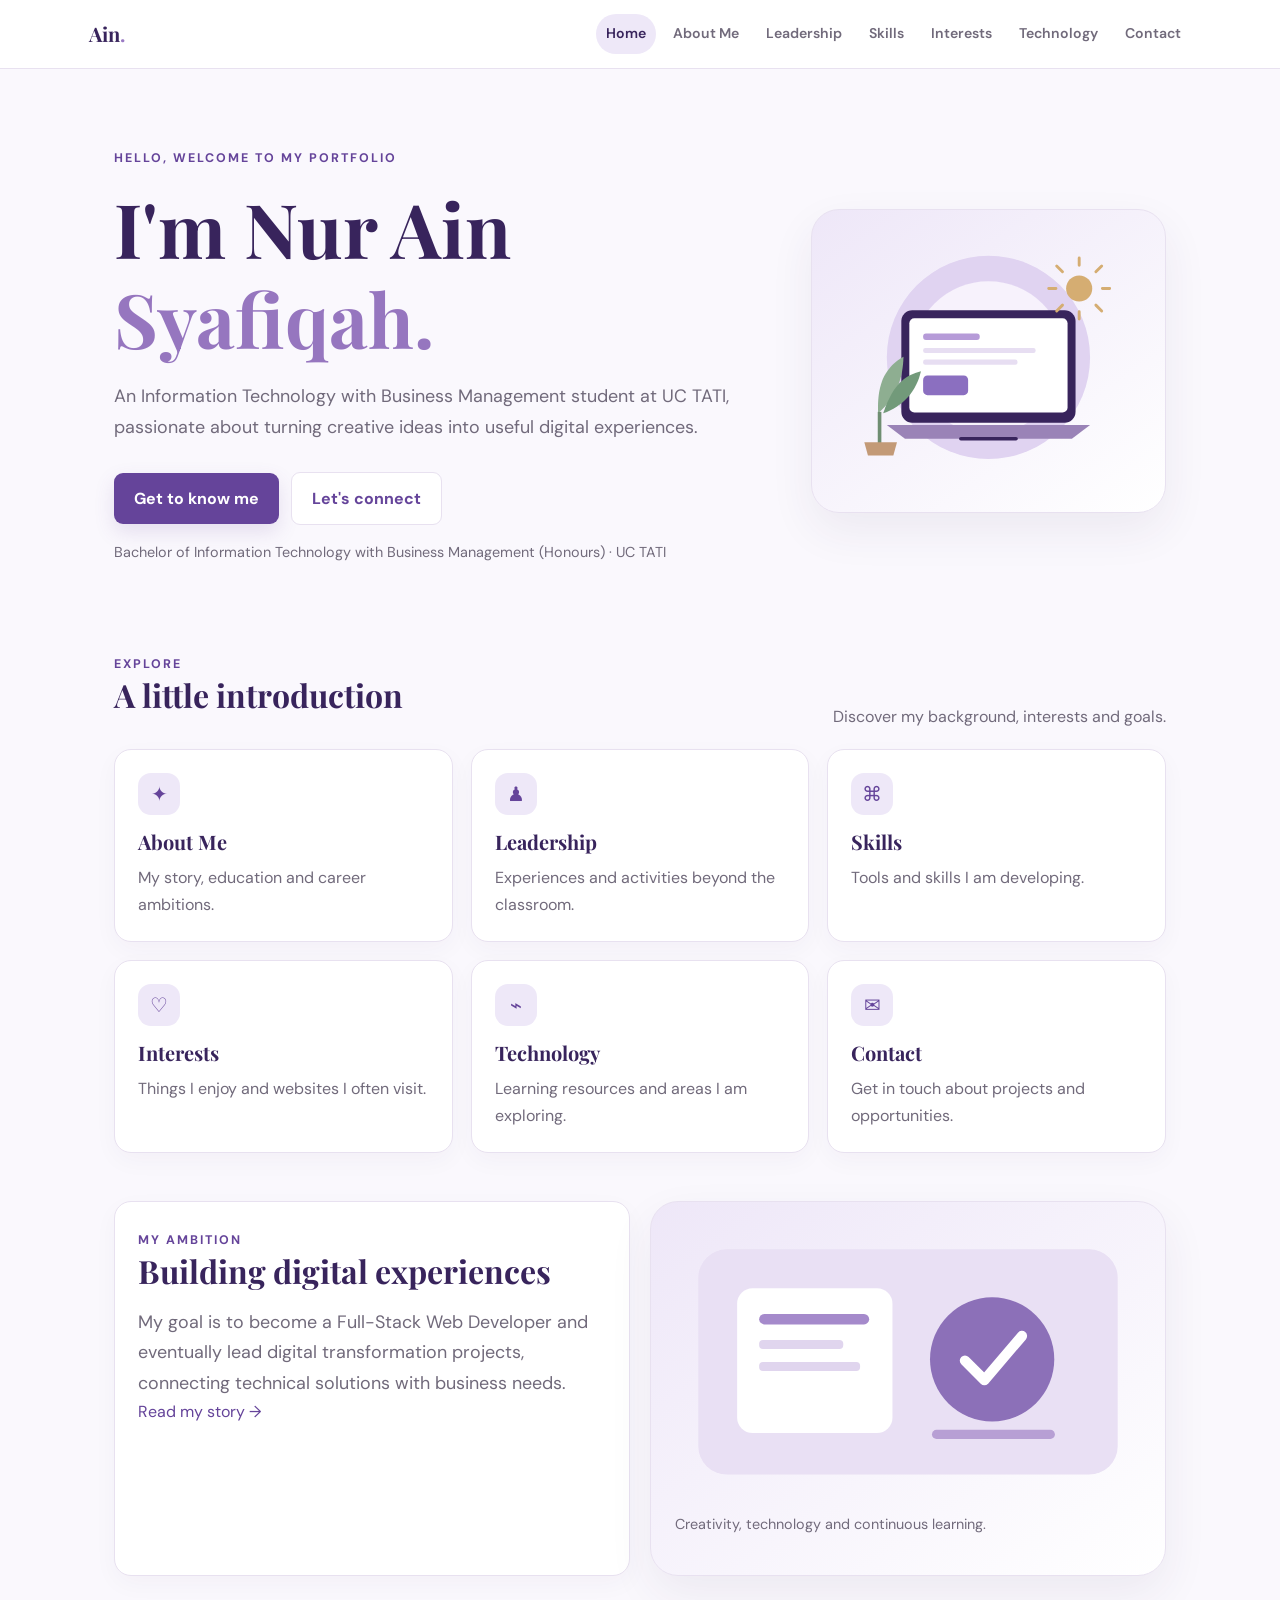
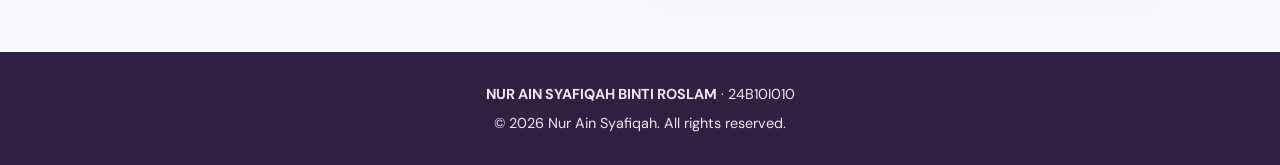
<file: index.html>
<!DOCTYPE html>
<html lang="en">

<head>
    <meta charset="UTF-8">
    <meta name="viewport" content="width=device-width, initial-scale=1.0">
    <meta name="description" content="Personal portfolio of Nur Ain Syafiqah binti Roslam.">
    <title>Home Page of Nur Ain Syafiqah</title>
    <link rel="stylesheet" href="style.css">
</head>

<body>
    <header>
        <div class="nav-wrap">
            <a class="brand" href="index.html">Ain<span style="color:#9a7ac4">.</span></a>
            <nav aria-label="Main navigation">
                <a href="index.html" class="active">Home</a>
                <a href="about.html">About Me</a>
                <a href="leadership.html">Leadership</a>
                <a href="skills.html">Skills</a>
                <a href="interests.html">Interests</a>
                <a href="technology.html">Technology</a>
                <a href="contact.html">Contact</a>
            </nav>
        </div>
    </header>

    <main>
        <section class="hero">
            <div>
                <span class="eyebrow">Hello, welcome to my portfolio</span>
                <h1>I'm Nur Ain<br><span style="color:#9676bf">Syafiqah.</span></h1>
                <p class="lead">An Information Technology with Business Management student at UC TATI, passionate about turning creative ideas into useful digital experiences.</p>
                <a class="btn" href="about.html">Get to know me</a>
                <a class="btn secondary" href="contact.html">Let's connect</a>
                <p class="small-note">Bachelor of Information Technology with Business Management (Honours) · UC TATI</p>
            </div>

            <div class="hero-art" role="img" aria-label="Decorative illustration of a laptop, plant and creative workspace">
                <svg viewBox="0 0 420 350" xmlns="http://www.w3.org/2000/svg">
                    <circle cx="210" cy="170" r="140" fill="#e0d3f1"/>
                    <circle cx="210" cy="170" r="105" fill="#f7f2fc"/>
                    <rect x="90" y="105" width="240" height="155" rx="15" fill="#38245c"/>
                    <rect x="101" y="116" width="218" height="130" rx="7" fill="#fff"/>
                    <rect x="120" y="137" width="78" height="9" rx="4" fill="#b69bd8"/>
                    <rect x="120" y="157" width="155" height="7" rx="3" fill="#e7def2"/>
                    <rect x="120" y="173" width="130" height="7" rx="3" fill="#e7def2"/>
                    <rect x="120" y="195" width="62" height="27" rx="6" fill="#8b6fc0"/>
                    <path d="M70 263h280l-25 19H95z" fill="#9a83b7"/>
                    <path d="M172 282h76" stroke="#38245c" stroke-width="5" stroke-linecap="round"/>
                    <path d="M58 247c-2-44 12-65 35-78-1 28-8 54-35 78" fill="#8eae91"/>
                    <path d="M65 247c15-45 34-53 52-58-6 27-24 48-52 58" fill="#729a7a"/>
                    <path d="M60 245v43" stroke="#6f8e72" stroke-width="5"/>
                    <path d="M39 287h45l-5 18H44z" fill="#c39a77"/>
                    <circle cx="335" cy="75" r="18" fill="#d5ad72"/>
                    <path d="M335 43v-10m0 84v-10m32-32h10m-84 0h10m55-23 8-8m-62 62 8-8m46 0 8 8m-62-62 8 8" stroke="#d5ad72" stroke-width="4" stroke-linecap="round"/>
                </svg>
            </div>
        </section>

        <section class="section">
            <div class="section-head">
                <div>
                    <span class="eyebrow">Explore</span>
                    <h2>A little introduction</h2>
                </div>
                <p>Discover my background, interests and goals.</p>
            </div>

            <div class="grid">
                <a class="card" href="about.html">
                    <div class="icon">✦</div>
                    <h3>About Me</h3>
                    <p>My story, education and career ambitions.</p>
                </a>

                <a class="card" href="leadership.html">
                    <div class="icon">♟</div>
                    <h3>Leadership</h3>
                    <p>Experiences and activities beyond the classroom.</p>
                </a>

                <a class="card" href="skills.html">
                    <div class="icon">⌘</div>
                    <h3>Skills</h3>
                    <p>Tools and skills I am developing.</p>
                </a>

                <a class="card" href="interests.html">
                    <div class="icon">♡</div>
                    <h3>Interests</h3>
                    <p>Things I enjoy and websites I often visit.</p>
                </a>

                <a class="card" href="technology.html">
                    <div class="icon">⌁</div>
                    <h3>Technology</h3>
                    <p>Learning resources and areas I am exploring.</p>
                </a>

                <a class="card" href="contact.html">
                    <div class="icon">✉</div>
                    <h3>Contact</h3>
                    <p>Get in touch about projects and opportunities.</p>
                </a>
            </div>
        </section>

        <section class="section two-col">
            <div class="card">
                <span class="eyebrow">My ambition</span>
                <h2>Building digital experiences</h2>
                <p class="lead">My goal is to become a Full-Stack Web Developer and eventually lead digital transformation projects, connecting technical solutions with business needs.</p>
                <a href="about.html">Read my story →</a>
            </div>

            <div class="hero-art">
                <svg viewBox="0 0 360 210" role="img" aria-label="Decorative abstract design illustration">
                    <rect x="18" y="18" width="324" height="174" rx="22" fill="#e9e0f4"/>
                    <rect x="48" y="48" width="120" height="112" rx="12" fill="#fff"/>
                    <rect x="65" y="68" width="85" height="8" rx="4" fill="#a58acb"/>
                    <rect x="65" y="88" width="65" height="7" rx="3" fill="#e0d5ee"/>
                    <rect x="65" y="105" width="78" height="7" rx="3" fill="#e0d5ee"/>
                    <circle cx="245" cy="103" r="48" fill="#8c70b8"/>
                    <path d="M224 104l15 15 29-34" fill="none" stroke="#fff" stroke-width="8" stroke-linecap="round" stroke-linejoin="round"/>
                    <path d="M202 161h88" stroke="#b79fd4" stroke-width="7" stroke-linecap="round"/>
                </svg>
                <p class="small-note">Creativity, technology and continuous learning.</p>
            </div>
        </section>
    </main>

    <footer>
        <p><strong>NUR AIN SYAFIQAH BINTI ROSLAM</strong> · 24B10I010</p>
        <p>© 2026 Nur Ain Syafiqah. All rights reserved.</p>
    </footer>

    <script src="script.js"></script>
</body>

</html>
</file>
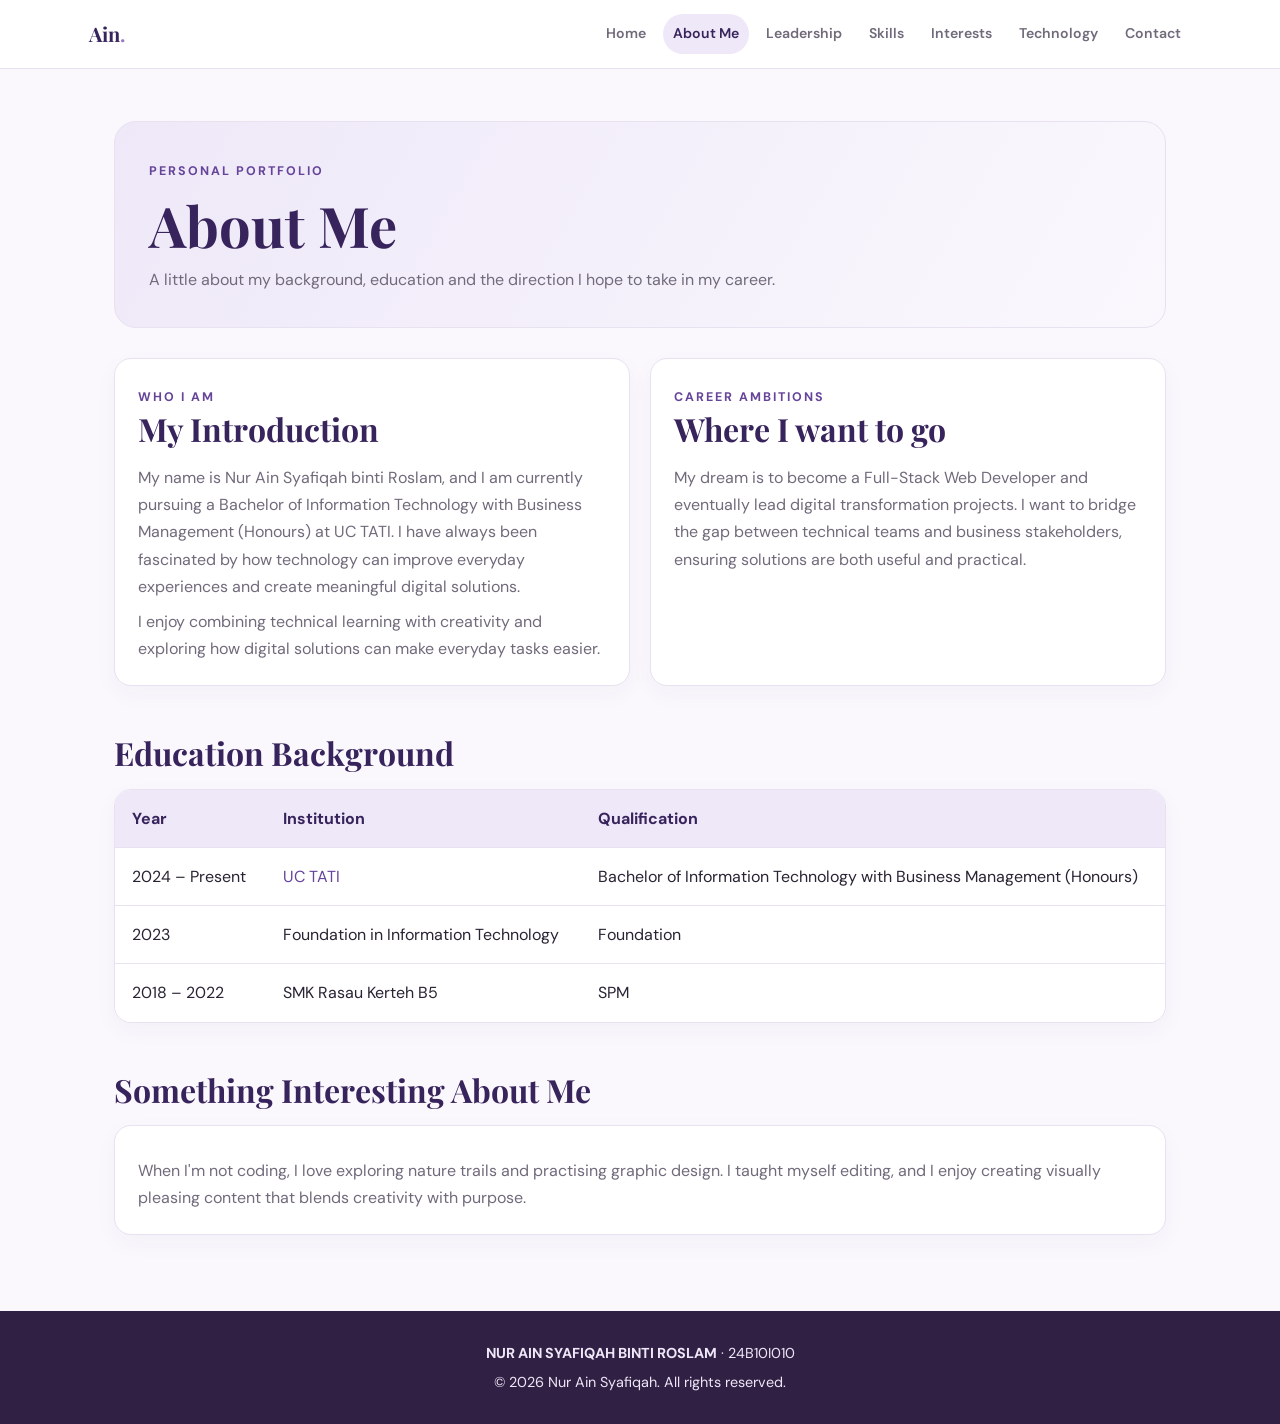
<file: about.html>
<!DOCTYPE html>
<html lang="en">
<head>
    <meta charset="UTF-8">
    <meta name="viewport" content="width=device-width, initial-scale=1.0">
    <meta name="description" content="Personal portfolio of Nur Ain Syafiqah binti Roslam, an Information Technology with Business Management student at UC TATI.">
    <title>About Me | Nur Ain Syafiqah</title>
    <link rel="stylesheet" href="style.css">
</head>
<body>
    <header>
        <div class="nav-wrap">
            <a class="brand" href="index.html">Ain<span style="color:#9a7ac4">.</span></a>
            <nav aria-label="Main navigation">
                <a href="index.html">Home</a>
                <a href="about.html" class="active">About Me</a>
                <a href="leadership.html">Leadership</a>
                <a href="skills.html">Skills</a>
                <a href="interests.html">Interests</a>
                <a href="technology.html">Technology</a>
                <a href="contact.html">Contact</a>
            </nav>
        </div>
    </header>

    <main>
        <div class="page-title">
            <span class="eyebrow">Personal Portfolio</span>
            <h1>About Me</h1>
            <p>A little about my background, education and the direction I hope to take in my career.</p>
        </div>

        <section class="two-col">
            <div class="card">
                <span class="eyebrow">Who I am</span>
                <h2>My Introduction</h2>
                <p>My name is Nur Ain Syafiqah binti Roslam, and I am currently pursuing a Bachelor of Information Technology with Business Management (Honours) at UC TATI. I have always been fascinated by how technology can improve everyday experiences and create meaningful digital solutions.</p>
                <p>I enjoy combining technical learning with creativity and exploring how digital solutions can make everyday tasks easier.</p>
            </div>
            <div class="card">
                <span class="eyebrow">Career ambitions</span>
                <h2>Where I want to go</h2>
                <p>My dream is to become a Full-Stack Web Developer and eventually lead digital transformation projects. I want to bridge the gap between technical teams and business stakeholders, ensuring solutions are both useful and practical.</p>
            </div>
        </section>

        <section class="section">
            <h2>Education Background</h2>
            <div class="card" style="padding:0; overflow:auto;">
                <table>
                    <thead>
                        <tr><th>Year</th><th>Institution</th><th>Qualification</th></tr>
                    </thead>
                    <tbody>
                        <tr><td>2024 – Present</td><td><a href="https://www.uctati.edu.my/" target="_blank" rel="noopener">UC TATI</a></td><td>Bachelor of Information Technology with Business Management (Honours)</td></tr>
                        <tr><td>2023</td><td>Foundation in Information Technology</td><td>Foundation</td></tr>
                        <tr><td>2018 – 2022</td><td>SMK Rasau Kerteh B5</td><td>SPM</td></tr>
                    </tbody>
                </table>
            </div>
        </section>

        <section class="section">
            <h2>Something Interesting About Me</h2>
            <div class="card">
                <p>When I'm not coding, I love exploring nature trails and practising graphic design. I taught myself editing, and I enjoy creating visually pleasing content that blends creativity with purpose.</p>
            </div>
        </section>
    </main>

    <footer>
        <p><strong>NUR AIN SYAFIQAH BINTI ROSLAM</strong> · 24B10I010</p>
        <p>© 2026 Nur Ain Syafiqah. All rights reserved.</p>
    </footer>

    <script src="script.js"></script>
</body>
</html>
</file>
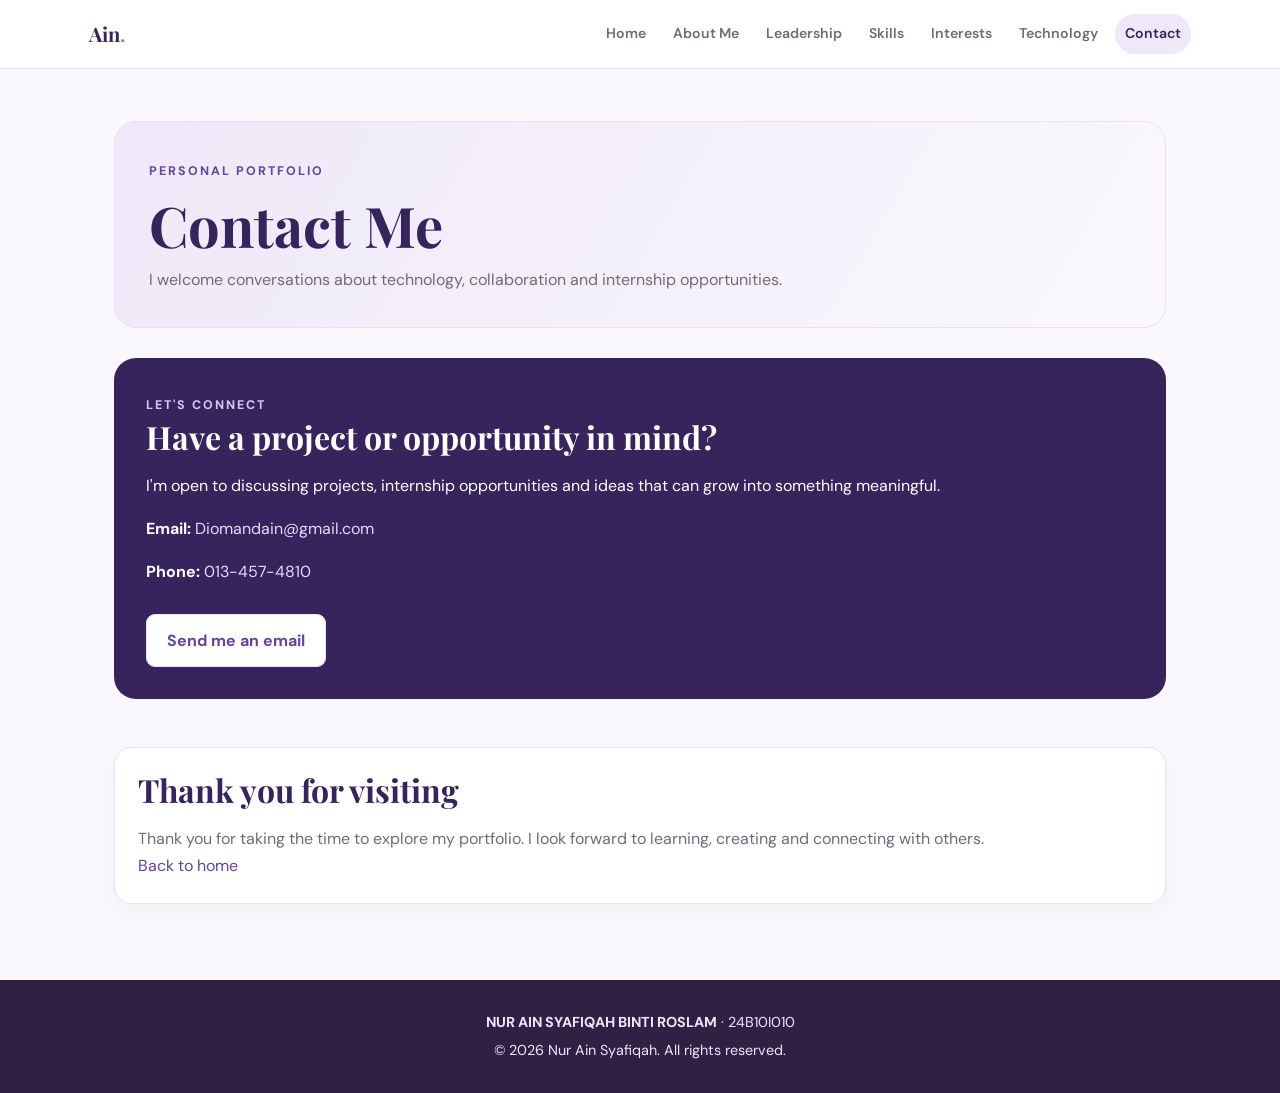
<file: contact.html>
<!DOCTYPE html>
<html lang="en">
<head>
    <meta charset="UTF-8">
    <meta name="viewport" content="width=device-width, initial-scale=1.0">
    <meta name="description" content="Personal portfolio of Nur Ain Syafiqah binti Roslam, an Information Technology with Business Management student at UC TATI.">
    <title>Contact Me | Nur Ain Syafiqah</title>
    <link rel="stylesheet" href="style.css">
</head>
<body>
    <header>
        <div class="nav-wrap">
            <a class="brand" href="index.html">Ain<span style="color:#9a7ac4">.</span></a>
            <nav aria-label="Main navigation">
                <a href="index.html">Home</a>
                <a href="about.html">About Me</a>
                <a href="leadership.html">Leadership</a>
                <a href="skills.html">Skills</a>
                <a href="interests.html">Interests</a>
                <a href="technology.html">Technology</a>
                <a href="contact.html" class="active">Contact</a>
            </nav>
        </div>
    </header>

    <main>
        <div class="page-title">
            <span class="eyebrow">Personal Portfolio</span>
            <h1>Contact Me</h1>
            <p>I welcome conversations about technology, collaboration and internship opportunities.</p>
        </div>

        <div class="contact-box">
            <span class="eyebrow" style="color:#d9c6f4">Let's connect</span>
            <h2>Have a project or opportunity in mind?</h2>
            <p>I'm open to discussing projects, internship opportunities and ideas that can grow into something meaningful.</p>
            <p><strong>Email:</strong> <a href="mailto:Diomandain@gmail.com">Diomandain@gmail.com</a></p>
            <p><strong>Phone:</strong> <a href="tel:+60134574810">013-457-4810</a></p>
            <a class="btn secondary" href="mailto:Diomandain@gmail.com">Send me an email</a>
        </div>

        <section class="section card">
            <h2>Thank you for visiting</h2>
            <p>Thank you for taking the time to explore my portfolio. I look forward to learning, creating and connecting with others.</p>
            <a href="index.html">Back to home</a>
        </section>
    </main>

    <footer>
        <p><strong>NUR AIN SYAFIQAH BINTI ROSLAM</strong> · 24B10I010</p>
        <p>© 2026 Nur Ain Syafiqah. All rights reserved.</p>
    </footer>

    <script src="script.js"></script>
</body>
</html>
</file>
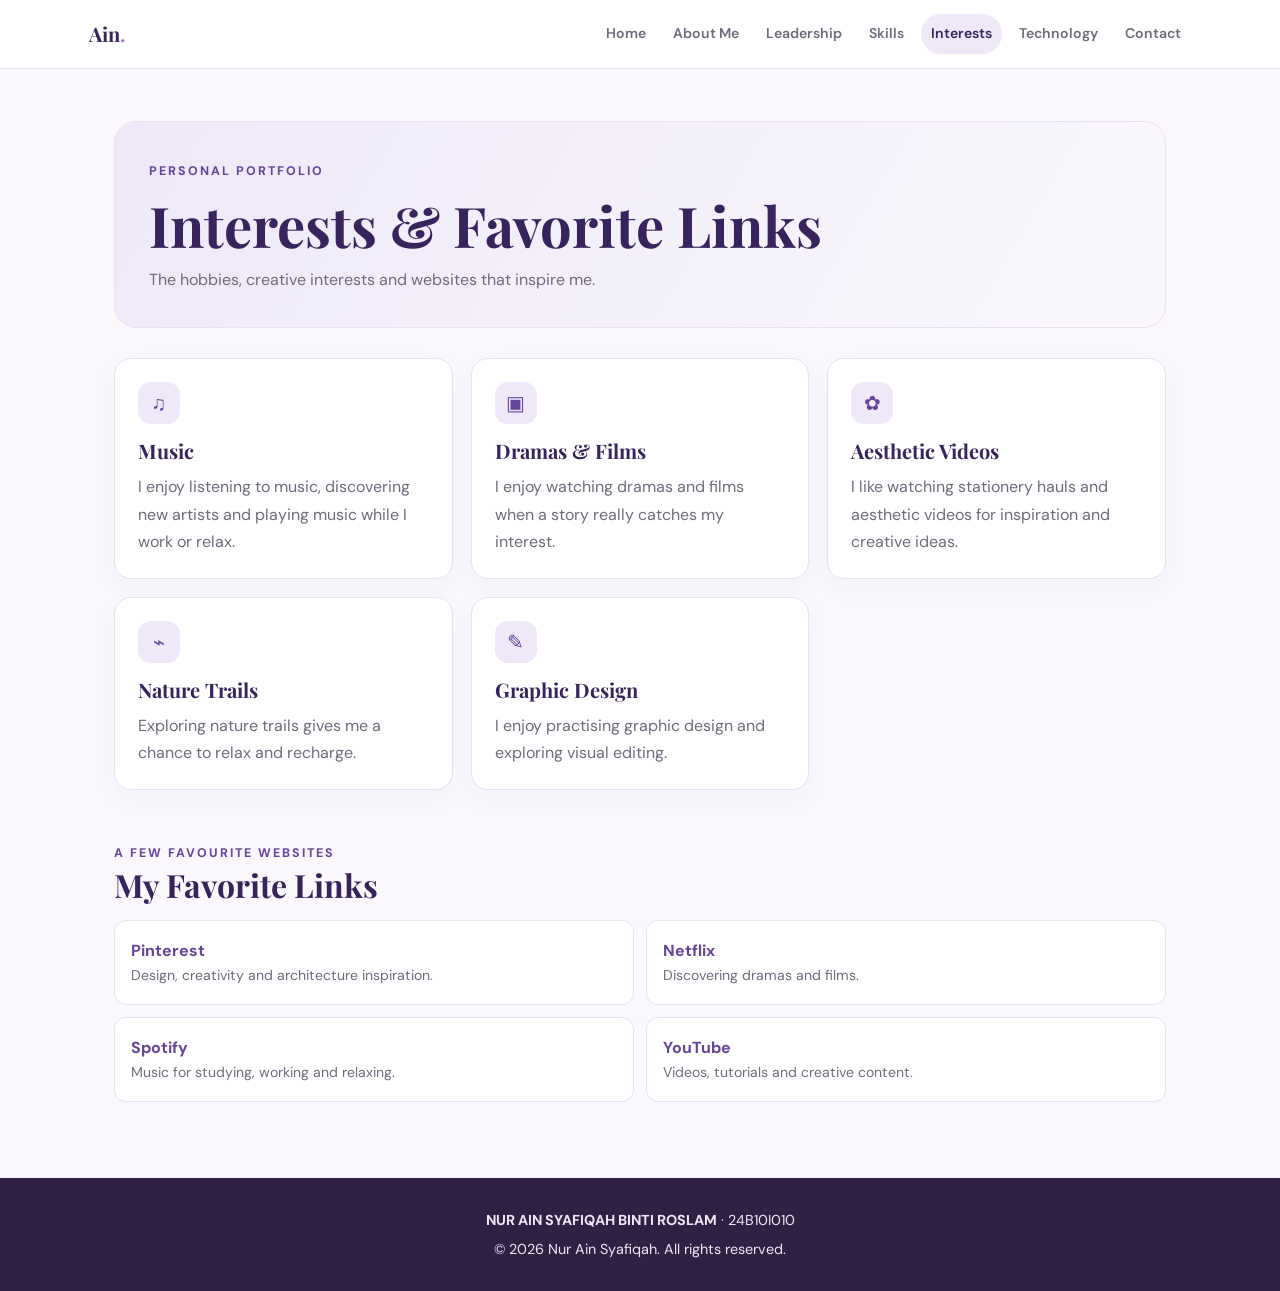
<file: interests.html>
<!DOCTYPE html>
<html lang="en">
<head>
    <meta charset="UTF-8">
    <meta name="viewport" content="width=device-width, initial-scale=1.0">
    <meta name="description" content="Personal portfolio of Nur Ain Syafiqah binti Roslam, an Information Technology with Business Management student at UC TATI.">
    <title>Interests & Favorite Links | Nur Ain Syafiqah</title>
    <link rel="stylesheet" href="style.css">
</head>
<body>
    <header>
        <div class="nav-wrap">
            <a class="brand" href="index.html">Ain<span style="color:#9a7ac4">.</span></a>
            <nav aria-label="Main navigation">
                <a href="index.html">Home</a>
                <a href="about.html">About Me</a>
                <a href="leadership.html">Leadership</a>
                <a href="skills.html">Skills</a>
                <a href="interests.html" class="active">Interests</a>
                <a href="technology.html">Technology</a>
                <a href="contact.html">Contact</a>
            </nav>
        </div>
    </header>

    <main>
        <div class="page-title">
            <span class="eyebrow">Personal Portfolio</span>
            <h1>Interests & Favorite Links</h1>
            <p>The hobbies, creative interests and websites that inspire me.</p>
        </div>

        <section class="grid">
            <div class="card"><div class="icon">♫</div><h3>Music</h3><p>I enjoy listening to music, discovering new artists and playing music while I work or relax.</p></div>
            <div class="card"><div class="icon">▣</div><h3>Dramas & Films</h3><p>I enjoy watching dramas and films when a story really catches my interest.</p></div>
            <div class="card"><div class="icon">✿</div><h3>Aesthetic Videos</h3><p>I like watching stationery hauls and aesthetic videos for inspiration and creative ideas.</p></div>
            <div class="card"><div class="icon">⌁</div><h3>Nature Trails</h3><p>Exploring nature trails gives me a chance to relax and recharge.</p></div>
            <div class="card"><div class="icon">✎</div><h3>Graphic Design</h3><p>I enjoy practising graphic design and exploring visual editing.</p></div>
        </section>

        <section class="section">
            <span class="eyebrow">A few favourite websites</span>
            <h2>My Favorite Links</h2>
            <div class="link-list">
                <a class="link-item" href="https://www.pinterest.com/" target="_blank" rel="noopener">Pinterest <span>Design, creativity and architecture inspiration.</span></a>
                <a class="link-item" href="https://www.netflix.com/" target="_blank" rel="noopener">Netflix <span>Discovering dramas and films.</span></a>
                <a class="link-item" href="https://www.spotify.com/" target="_blank" rel="noopener">Spotify <span>Music for studying, working and relaxing.</span></a>
                <a class="link-item" href="https://www.youtube.com/" target="_blank" rel="noopener">YouTube <span>Videos, tutorials and creative content.</span></a>
            </div>
        </section>
    </main>

    <footer>
        <p><strong>NUR AIN SYAFIQAH BINTI ROSLAM</strong> · 24B10I010</p>
        <p>© 2026 Nur Ain Syafiqah. All rights reserved.</p>
    </footer>

    <script src="script.js"></script>
</body>
</html>
</file>
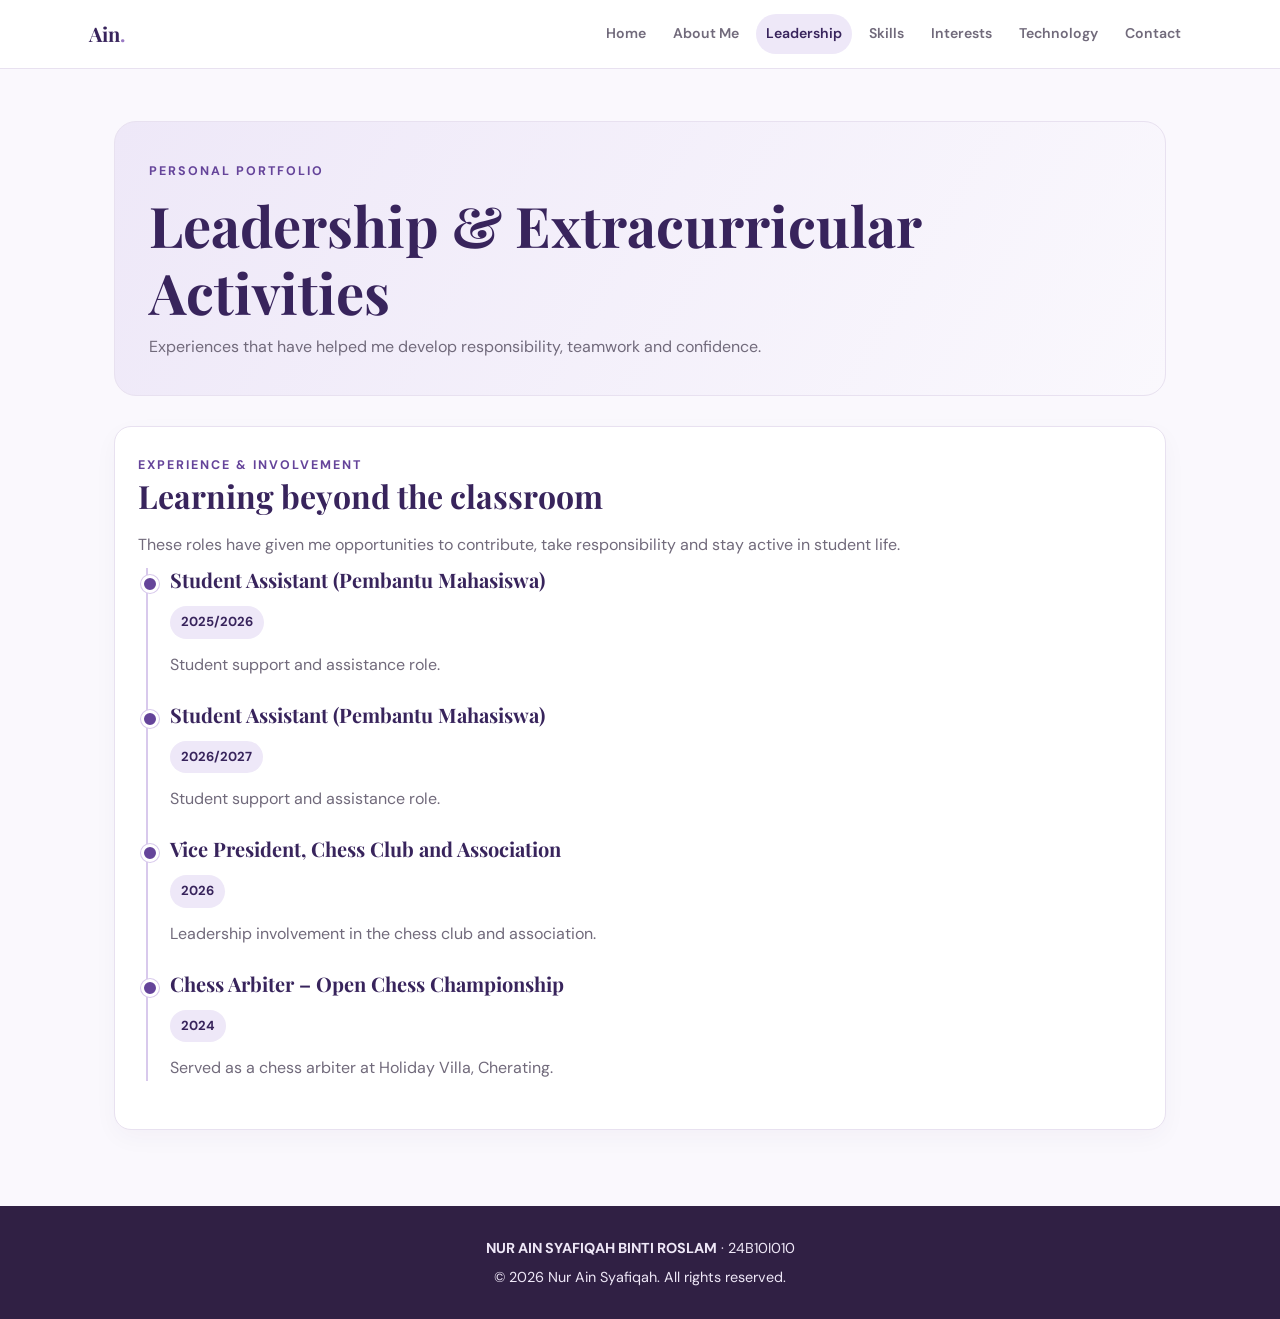
<file: leadership.html>
<!DOCTYPE html>
<html lang="en">
<head>
    <meta charset="UTF-8">
    <meta name="viewport" content="width=device-width, initial-scale=1.0">
    <meta name="description" content="Personal portfolio of Nur Ain Syafiqah binti Roslam, an Information Technology with Business Management student at UC TATI.">
    <title>Leadership & Extracurricular Activities | Nur Ain Syafiqah</title>
    <link rel="stylesheet" href="style.css">
</head>
<body>
    <header>
        <div class="nav-wrap">
            <a class="brand" href="index.html">Ain<span style="color:#9a7ac4">.</span></a>
            <nav aria-label="Main navigation">
                <a href="index.html">Home</a>
                <a href="about.html">About Me</a>
                <a href="leadership.html" class="active">Leadership</a>
                <a href="skills.html">Skills</a>
                <a href="interests.html">Interests</a>
                <a href="technology.html">Technology</a>
                <a href="contact.html">Contact</a>
            </nav>
        </div>
    </header>

    <main>
        <div class="page-title">
            <span class="eyebrow">Personal Portfolio</span>
            <h1>Leadership & Extracurricular Activities</h1>
            <p>Experiences that have helped me develop responsibility, teamwork and confidence.</p>
        </div>

        <div class="card">
            <span class="eyebrow">Experience & involvement</span>
            <h2>Learning beyond the classroom</h2>
            <p>These roles have given me opportunities to contribute, take responsibility and stay active in student life.</p>
            <div class="timeline">
                <div class="timeline-item"><h3>Student Assistant (Pembantu Mahasiswa)</h3><span class="pill">2025/2026</span><p>Student support and assistance role.</p></div>
                <div class="timeline-item"><h3>Student Assistant (Pembantu Mahasiswa)</h3><span class="pill">2026/2027</span><p>Student support and assistance role.</p></div>
                <div class="timeline-item"><h3>Vice President, Chess Club and Association</h3><span class="pill">2026</span><p>Leadership involvement in the chess club and association.</p></div>
                <div class="timeline-item"><h3>Chess Arbiter – Open Chess Championship</h3><span class="pill">2024</span><p>Served as a chess arbiter at Holiday Villa, Cherating.</p></div>
            </div>
        </div>
    </main>

    <footer>
        <p><strong>NUR AIN SYAFIQAH BINTI ROSLAM</strong> · 24B10I010</p>
        <p>© 2026 Nur Ain Syafiqah. All rights reserved.</p>
    </footer>

    <script src="script.js"></script>
</body>
</html>
</file>
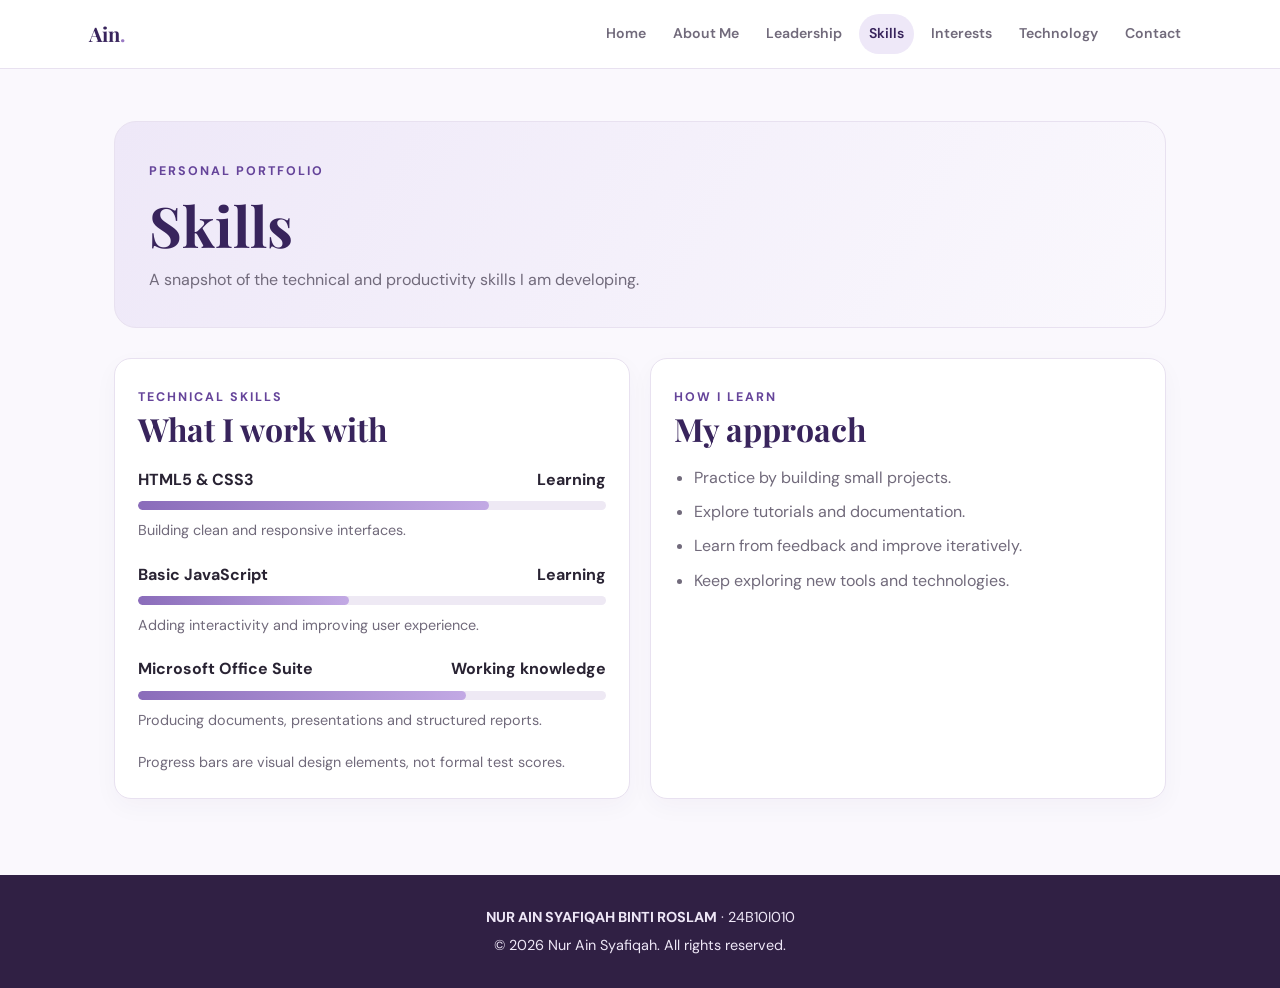
<file: skills.html>
<!DOCTYPE html>
<html lang="en">
<head>
    <meta charset="UTF-8">
    <meta name="viewport" content="width=device-width, initial-scale=1.0">
    <meta name="description" content="Personal portfolio of Nur Ain Syafiqah binti Roslam, an Information Technology with Business Management student at UC TATI.">
    <title>Skills | Nur Ain Syafiqah</title>
    <link rel="stylesheet" href="style.css">
</head>
<body>
    <header>
        <div class="nav-wrap">
            <a class="brand" href="index.html">Ain<span style="color:#9a7ac4">.</span></a>
            <nav aria-label="Main navigation">
                <a href="index.html">Home</a>
                <a href="about.html">About Me</a>
                <a href="leadership.html">Leadership</a>
                <a href="skills.html" class="active">Skills</a>
                <a href="interests.html">Interests</a>
                <a href="technology.html">Technology</a>
                <a href="contact.html">Contact</a>
            </nav>
        </div>
    </header>

    <main>
        <div class="page-title">
            <span class="eyebrow">Personal Portfolio</span>
            <h1>Skills</h1>
            <p>A snapshot of the technical and productivity skills I am developing.</p>
        </div>

        <div class="two-col">
            <div class="card">
                <span class="eyebrow">Technical skills</span>
                <h2>What I work with</h2>
                <div class="skill">
                    <div class="skill-top"><span>HTML5 & CSS3</span><span>Learning</span></div>
                    <div class="bar"><span style="width:75%"></span></div>
                    <p class="small-note">Building clean and responsive interfaces.</p>
                </div>
                <div class="skill">
                    <div class="skill-top"><span>Basic JavaScript</span><span>Learning</span></div>
                    <div class="bar"><span style="width:45%"></span></div>
                    <p class="small-note">Adding interactivity and improving user experience.</p>
                </div>
                <div class="skill">
                    <div class="skill-top"><span>Microsoft Office Suite</span><span>Working knowledge</span></div>
                    <div class="bar"><span style="width:70%"></span></div>
                    <p class="small-note">Producing documents, presentations and structured reports.</p>
                </div>
                <p class="small-note">Progress bars are visual design elements, not formal test scores.</p>
            </div>

            <div class="card">
                <span class="eyebrow">How I learn</span>
                <h2>My approach</h2>
                <ul class="list">
                    <li>Practice by building small projects.</li>
                    <li>Explore tutorials and documentation.</li>
                    <li>Learn from feedback and improve iteratively.</li>
                    <li>Keep exploring new tools and technologies.</li>
                </ul>
            </div>
        </div>
    </main>

    <footer>
        <p><strong>NUR AIN SYAFIQAH BINTI ROSLAM</strong> · 24B10I010</p>
        <p>© 2026 Nur Ain Syafiqah. All rights reserved.</p>
    </footer>

    <script src="script.js"></script>
</body>
</html>
</file>
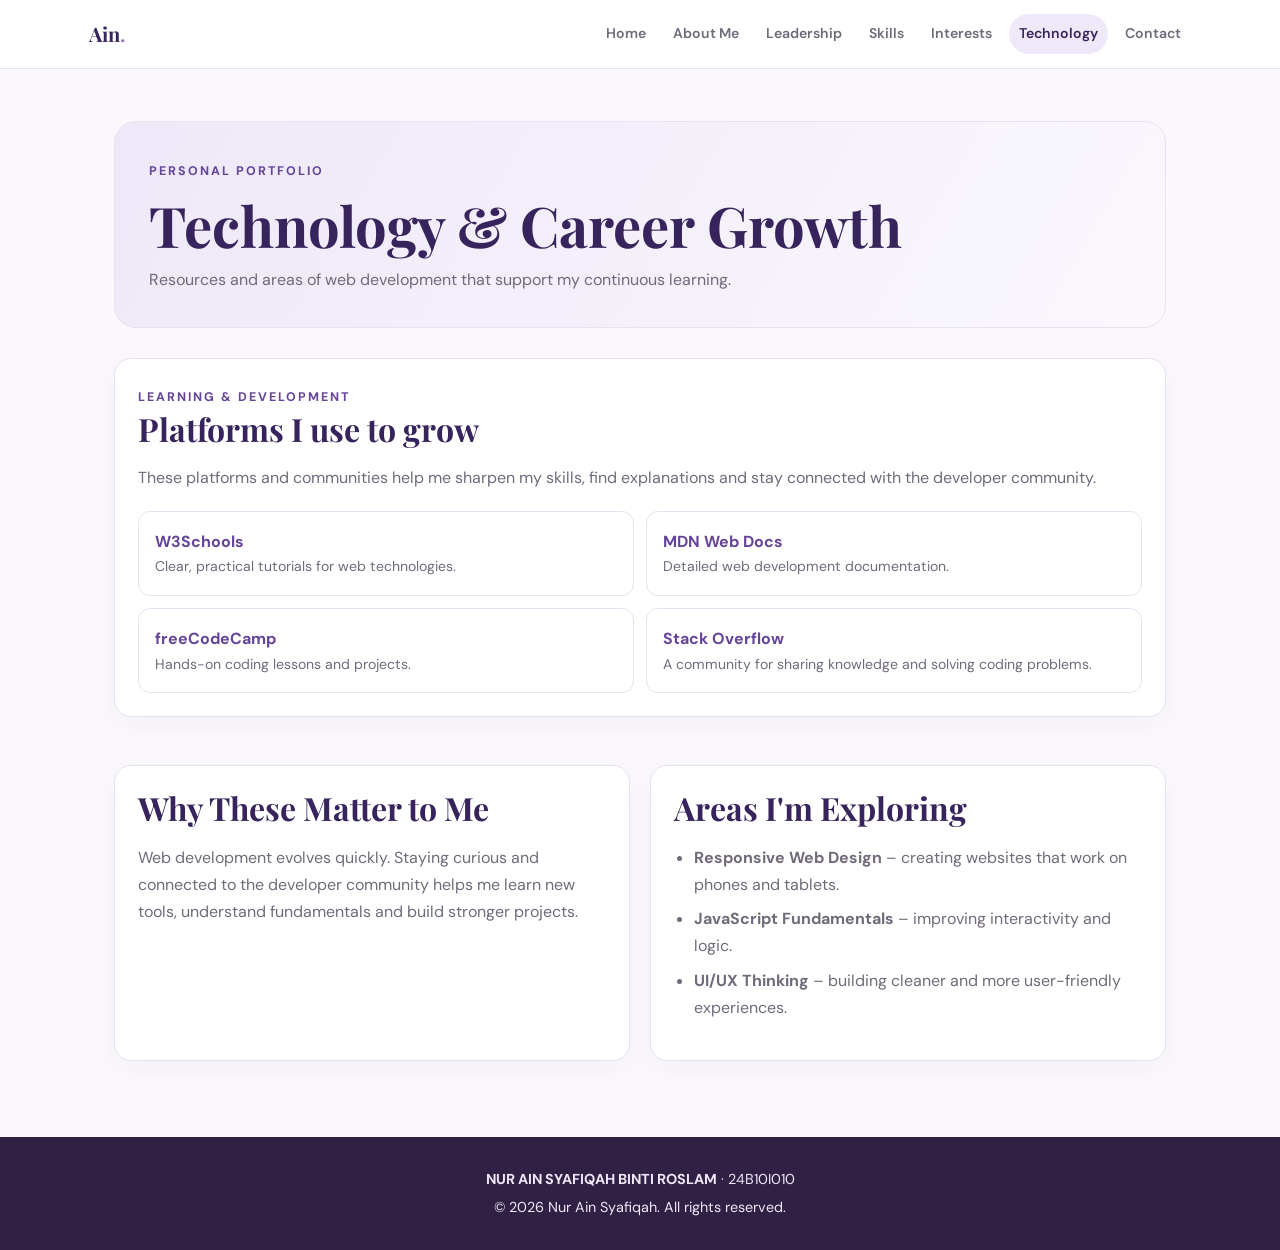
<file: technology.html>
<!DOCTYPE html>
<html lang="en">
<head>
    <meta charset="UTF-8">
    <meta name="viewport" content="width=device-width, initial-scale=1.0">
    <meta name="description" content="Personal portfolio of Nur Ain Syafiqah binti Roslam, an Information Technology with Business Management student at UC TATI.">
    <title>Technology & Career Growth | Nur Ain Syafiqah</title>
    <link rel="stylesheet" href="style.css">
</head>
<body>
    <header>
        <div class="nav-wrap">
            <a class="brand" href="index.html">Ain<span style="color:#9a7ac4">.</span></a>
            <nav aria-label="Main navigation">
                <a href="index.html">Home</a>
                <a href="about.html">About Me</a>
                <a href="leadership.html">Leadership</a>
                <a href="skills.html">Skills</a>
                <a href="interests.html">Interests</a>
                <a href="technology.html" class="active">Technology</a>
                <a href="contact.html">Contact</a>
            </nav>
        </div>
    </header>

    <main>
        <div class="page-title">
            <span class="eyebrow">Personal Portfolio</span>
            <h1>Technology & Career Growth</h1>
            <p>Resources and areas of web development that support my continuous learning.</p>
        </div>

        <section class="card">
            <span class="eyebrow">Learning & development</span>
            <h2>Platforms I use to grow</h2>
            <p>These platforms and communities help me sharpen my skills, find explanations and stay connected with the developer community.</p>
            <div class="link-list" style="margin-top:20px;">
                <a class="link-item" href="https://www.w3schools.com/" target="_blank" rel="noopener">W3Schools <span>Clear, practical tutorials for web technologies.</span></a>
                <a class="link-item" href="https://developer.mozilla.org/" target="_blank" rel="noopener">MDN Web Docs <span>Detailed web development documentation.</span></a>
                <a class="link-item" href="https://www.freecodecamp.org/" target="_blank" rel="noopener">freeCodeCamp <span>Hands-on coding lessons and projects.</span></a>
                <a class="link-item" href="https://stackoverflow.com/" target="_blank" rel="noopener">Stack Overflow <span>A community for sharing knowledge and solving coding problems.</span></a>
            </div>
        </section>

        <section class="section two-col">
            <div class="card">
                <h2>Why These Matter to Me</h2>
                <p>Web development evolves quickly. Staying curious and connected to the developer community helps me learn new tools, understand fundamentals and build stronger projects.</p>
            </div>
            <div class="card">
                <h2>Areas I'm Exploring</h2>
                <ul class="list">
                    <li><strong>Responsive Web Design</strong> – creating websites that work on phones and tablets.</li>
                    <li><strong>JavaScript Fundamentals</strong> – improving interactivity and logic.</li>
                    <li><strong>UI/UX Thinking</strong> – building cleaner and more user-friendly experiences.</li>
                </ul>
            </div>
        </section>
    </main>

    <footer>
        <p><strong>NUR AIN SYAFIQAH BINTI ROSLAM</strong> · 24B10I010</p>
        <p>© 2026 Nur Ain Syafiqah. All rights reserved.</p>
    </footer>

    <script src="script.js"></script>
</body>
</html>
</file>
<file: style.css>
/* =========================================
   1. GOOGLE FONTS
========================================= */
@import url('https://fonts.googleapis.com/css2?family=DM+Sans:wght@400;500;600;700&family=Playfair+Display:wght@600;700&display=swap');


/* =========================================
   2. ROOT VARIABLES (COLOUR PALETTE)
========================================= */
:root {
    --purple: #65449a;
    --deep: #38245c;
    --lav: #eee8f8;
    --pale: #faf8fd;
    --ink: #292333;
    --muted: #716a7b;
    --white: #fff;
    --line: #e8e1f0;
    --gold: #d5ad72;
}


/* =========================================
   3. GLOBAL STYLES
========================================= */
* {
    box-sizing: border-box;
}

html {
    scroll-behavior: smooth;
}

body {
    margin: 0;
    background: var(--pale);
    color: var(--ink);
    font-family: 'DM Sans', sans-serif;
    line-height: 1.7;
}

a {
    color: var(--purple);
    text-decoration: none;
}

a:hover {
    text-decoration: underline;
}


/* =========================================
   4. HEADER & NAVIGATION
========================================= */
header {
    position: sticky;
    top: 0;
    z-index: 20;
    background: rgba(255,255,255,.94);
    backdrop-filter: blur(12px);
    border-bottom: 1px solid var(--line);
}

.nav-wrap {
    max-width: 1150px;
    margin: auto;
    padding: 14px 24px;
    display: flex;
    align-items: center;
    justify-content: space-between;
    gap: 20px;
}

.brand {
    font-family: 'Playfair Display', serif;
    font-size: 1.25rem;
    font-weight: 700;
    color: var(--deep);
    white-space: nowrap;
}

nav {
    display: flex;
    flex-wrap: wrap;
    gap: 7px;
    justify-content: flex-end;
}

nav a {
    font-size: .88rem;
    font-weight: 600;
    color: var(--muted);
    padding: 8px 10px;
    border-radius: 20px;
}

nav a:hover,
nav a.active {
    background: var(--lav);
    color: var(--deep);
    text-decoration: none;
}


/* =========================================
   5. MAIN CONTENT
========================================= */
main {
    max-width: 1100px;
    margin: auto;
    padding: 52px 24px 76px;
}


/* =========================================
   6. HERO SECTION
========================================= */
.hero {
    display: grid;
    grid-template-columns: 1.3fr .7fr;
    gap: 38px;
    align-items: center;
    min-height: 480px;
}

.eyebrow {
    color: var(--purple);
    font-size: .78rem;
    font-weight: 700;
    letter-spacing: .16em;
    text-transform: uppercase;
}

h1,
h2,
h3 {
    font-family: 'Playfair Display', serif;
    color: var(--deep);
    line-height: 1.2;
}

h1 {
    font-size: clamp(2.6rem,6vw,4.7rem);
    margin: 12px 0 18px;
}

h2 {
    font-size: 2rem;
    margin: 0 0 16px;
}

h3 {
    font-size: 1.25rem;
    margin: 0 0 10px;
}

.lead {
    font-size: 1.12rem;
    color: var(--muted);
    max-width: 680px;
}

.btn {
    display: inline-block;
    background: var(--purple);
    color: white;
    padding: 12px 20px;
    border-radius: 9px;
    font-weight: 700;
    margin: 12px 8px 0 0;
    box-shadow: 0 8px 20px #65449a25;
}

.btn:hover {
    background: var(--deep);
    text-decoration: none;
}

.btn.secondary {
    background: white;
    color: var(--purple);
    border: 1px solid var(--line);
    box-shadow: none;
}

.hero-art {
    background: linear-gradient(145deg,#eee7f8,#fff);
    border: 1px solid var(--line);
    border-radius: 28px;
    padding: 24px;
    box-shadow: 0 18px 45px #3b285012;
}

.hero-art svg {
    width: 100%;
    height: auto;
    display: block;
}


/* =========================================
   7. SECTIONS & CARDS
========================================= */
.section {
    margin-top: 48px;
}

.section-head {
    display: flex;
    align-items: end;
    justify-content: space-between;
    gap: 20px;
    margin-bottom: 18px;
}

.section-head p {
    color: var(--muted);
    margin: 0;
}

.grid {
    display: grid;
    grid-template-columns: repeat(3,1fr);
    gap: 18px;
}

.card {
    background: white;
    border: 1px solid var(--line);
    border-radius: 17px;
    padding: 23px;
    box-shadow: 0 8px 25px #3b285009;
}

.card p {
    color: var(--muted);
    margin: 8px 0 0;
}

.icon {
    width: 42px;
    height: 42px;
    border-radius: 13px;
    background: var(--lav);
    display: grid;
    place-items: center;
    color: var(--purple);
    font-size: 1.25rem;
    margin-bottom: 15px;
}


/* =========================================
   8. PAGE TITLE
========================================= */
.page-title {
    background: linear-gradient(120deg,#eee8f8,#faf8fd);
    border: 1px solid var(--line);
    border-radius: 22px;
    padding: 34px;
    margin-bottom: 30px;
}

.page-title h1 {
    font-size: clamp(2.3rem,5vw,3.5rem);
    margin: 8px 0;
}

.page-title p {
    max-width: 760px;
    color: var(--muted);
    margin: 0;
}


/* =========================================
   9. TWO-COLUMN LAYOUT & LISTS
========================================= */
.two-col {
    display: grid;
    grid-template-columns: 1fr 1fr;
    gap: 20px;
}

.list {
    padding-left: 20px;
    color: var(--muted);
}

.list li {
    margin: 7px 0;
}


/* =========================================
   10. TABLE
========================================= */
table {
    width: 100%;
    border-collapse: collapse;
    background: white;
    border-radius: 14px;
    overflow: hidden;
    box-shadow: 0 8px 25px #3b285009;
}

th,
td {
    text-align: left;
    padding: 15px 17px;
    border-bottom: 1px solid var(--line);
}

th {
    background: var(--lav);
    color: var(--deep);
}

tr:last-child td {
    border-bottom: 0;
}


/* =========================================
   11. PILLS / TAGS
========================================= */
.pill {
    display: inline-block;
    background: var(--lav);
    color: var(--deep);
    padding: 5px 11px;
    border-radius: 30px;
    font-size: .82rem;
    font-weight: 700;
    margin: 4px 5px 4px 0;
}


/* =========================================
   12. TIMELINE
========================================= */
.timeline {
    border-left: 2px solid #d8c9ec;
    margin: 10px 0 0 8px;
    padding-left: 22px;
}

.timeline-item {
    position: relative;
    margin: 0 0 25px;
}

.timeline-item:before {
    content: '';
    position: absolute;
    left: -29px;
    top: 7px;
    width: 12px;
    height: 12px;
    background: var(--purple);
    border: 3px solid white;
    border-radius: 50%;
    box-shadow: 0 0 0 1px #d8c9ec;
}


/* =========================================
   13. SKILLS PROGRESS BAR
========================================= */
.skill {
    margin: 18px 0;
}

.skill-top {
    display: flex;
    justify-content: space-between;
    font-weight: 700;
}

.bar {
    height: 9px;
    background: #eee9f4;
    border-radius: 20px;
    margin-top: 8px;
    overflow: hidden;
}

.bar span {
    display: block;
    height: 100%;
    background: linear-gradient(90deg,#8a6cba,#c2a9e4);
    border-radius: 20px;
}


/* =========================================
   14. EXTERNAL LINKS
========================================= */
.link-list {
    display: grid;
    grid-template-columns: repeat(2,1fr);
    gap: 12px;
}

.link-item {
    background: white;
    border: 1px solid var(--line);
    padding: 16px;
    border-radius: 12px;
    font-weight: 700;
}

.link-item span {
    display: block;
    color: var(--muted);
    font-size: .88rem;
    font-weight: 400;
}


/* =========================================
   15. CONTACT SECTION
========================================= */
.contact-box {
    background: var(--deep);
    color: white;
    border-radius: 22px;
    padding: 32px;
}

.contact-box h2 {
    color: white;
}

.contact-box a {
    color: #e6d8ff;
}


/* =========================================
   16. FOOTER
========================================= */
footer {
    background: #302044;
    color: #eee7f7;
    padding: 26px 24px;
    text-align: center;
    font-size: .9rem;
}

footer p {
    margin: 4px;
}

footer a {
    color: #e6d8ff;
}


/* =========================================
   17. SMALL NOTES & BACK TO TOP
========================================= */
.small-note {
    font-size: .9rem;
    color: var(--muted);
}

.backtop {
    display: inline-block;
    margin-top: 20px;
}


/* =========================================
   18. RESPONSIVE DESIGN - TABLET
========================================= */
@media(max-width:800px) {
    .nav-wrap {
        align-items: flex-start;
        flex-direction: column;
    }

    nav {
        justify-content: flex-start;
    }

    .hero {
        grid-template-columns: 1fr;
        min-height: 0;
    }

    .hero-art {
        max-width: 430px;
    }

    .grid {
        grid-template-columns: 1fr 1fr;
    }

    .two-col {
        grid-template-columns: 1fr;
    }
}


/* =========================================
   19. RESPONSIVE DESIGN - MOBILE
========================================= */
@media(max-width:540px) {
    main {
        padding: 34px 17px 55px;
    }

    .grid,
    .link-list {
        grid-template-columns: 1fr;
    }

    .page-title {
        padding: 25px;
    }

    .section-head {
        display: block;
    }

    nav a {
        font-size: .82rem;
        padding: 7px 8px;
    }
}
</file>
